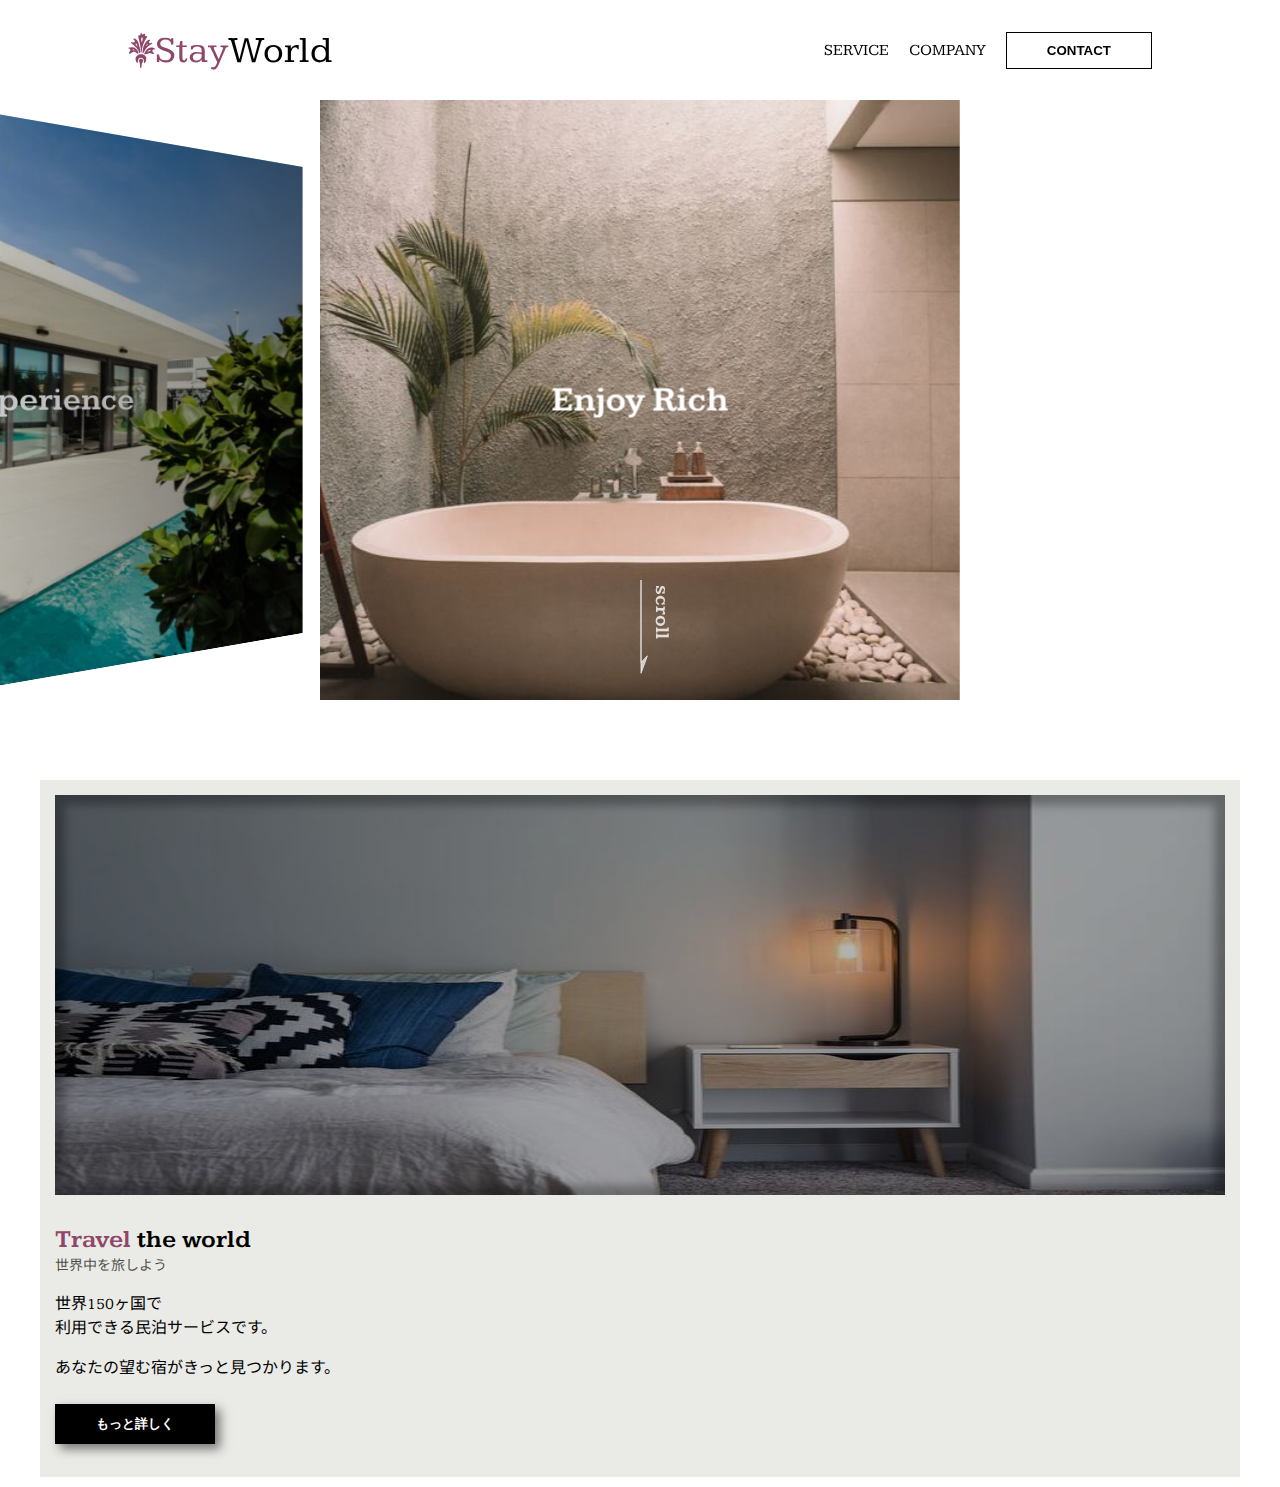
<file: index.html>
<!DOCTYPE html>
<html lang="ja">

<head>
  <meta charset="UTF-8">
  <title>Document</title>
  <meta name="viewport" content="width=device-width, initial-scale=1.0">
  <link href="https://fonts.googleapis.com/css2?family=Kameron:wght@400;700&family=Noto+Sans+JP&display=swap"
    rel="stylesheet">
  <link rel="stylesheet" href="https://unpkg.com/swiper/swiper-bundle.min.css">
  <link rel="stylesheet" href="styles/styles.css">
</head>

<body>
  <div id="global-container">
    <div id="container">

      <!-- ヘッダー -->
      <div class="mobile-menu__cover"></div>
      <!-- <div class="nav-trigger"></div> -->

      <header class="header">
        <div class="header__inner">
          <div class="logo">
            <img src="images/logo.svg" alt="" class="logo__img">
            <span class="logo__stay">Stay</span>
            <span class="logo__world">World</span>
          </div>
          <div class="header__nav">
            <ul class="header__ul">
              <li class="header__li"><a href="#">service</a></li>
              <li class="header__li"><a href="#">company</a></li>
              <li class="header__li">
                <button class="btn float">contact</button>
              </li>
            </ul>
          </div>
          <button class="mobile-menu__btn">
            <span></span>
            <span></span>
            <span></span>
          </button>
        </div>
      </header>

      <div id="content">

        <div class="hero">
          <div class="swiper-container">
            <div class="swiper-wrapper">
              <div class="swiper-slide">
                <div class="hero__title">Enjoy Rich</div>
                <img class="swiper-img" src="images/image-1.jpg" alt="" srcset="">
              </div>
              <div class="swiper-slide">
                <div class="hero__title">Fantastic</div>
                <img class="swiper-img" src="images/image-2.jpg" alt="" srcset="">
              </div>
              <div class="swiper-slide">
                <div class="hero__title">Experience</div>
                <img class="swiper-img" src="images/image-3.jpg" alt="" srcset="">
              </div>
            </div>
          </div>
          <div class="hero__footer">
            <img src="images/arrow.svg" alt="" class="hero__downarrow">
            <span class="hero__scrolltext">scroll</span>
          </div>
        </div>

        <div id="main-content">
          <!-- サイドメニュー -->
          <aside class="side left">

          </aside>

          <main>
            <section class="travel">
              <div class="travel__inner">
                <div class="travel__img cover-slide">
                  <img src="images/image-travel.jpg">
                </div>
                <div class="travel__text">
                  <div class="travel__title">
                    <span class="travel__stay">Travel</span>
                    <span class="travel__world">the world</span>
                  </div>
                  <div class="travel__subtitle">世界中を旅しよう</div>
                  <div class="travel__description">
                    <p>世界150ヶ国で<br>利用できる民泊サービスです。</p>
                    <p>あなたの望む宿がきっと見つかります。</p>
                  </div>
                  <button class="btn filled">もっと詳しく</button>
                </div>
              </div>
            </section>

            <section class="houses">

            </section>

            <section class="popular">

            </section>

          </main>

          <!-- サイドメニュー -->
          <aside class="side right">

          </aside>
        </div>

      </div>

      <!-- フッタ -->
      <footer class="footer">

      </footer>
    </div>

    <!-- モバイルメニュー -->
    <nav class="mobile-menu">
      <div class="logo">
        <img src="images/logo.svg" alt="" class="logo__img">
        <span class="logo__stay">Stay</span>
        <span class="logo__world">World</span>
      </div>
      <ul class="mobile-menu__ul">
        <li class="mobile-menu__li">
          <a class="mobile-menu__link" href="#">
            <span class="main-title">Our Service</span>
            <span class="sub-title">サービスについて</span>
          </a>
        </li>
        <li class="mobile-menu__li">
          <a class="mobile-menu__link" href="#">
            <span class="main-title">About Us</span>
            <span class="sub-title">私たちについて</span>
          </a>
        </li>
        <li class="mobile-menu__li">
          <a class="mobile-menu__link" href="#">
            <span class="main-title">Contact Us</span>
            <span class="sub-title">コンタクト方法</span>
          </a>
        </li>
      </ul>
    </nav>
  </div>
  <script src="https://unpkg.com/swiper/swiper-bundle.min.js"></script>
  <script src="scripts/libs/hero-slider.js"></script>
  <script src="scripts/libs/scroll.js"></script>
  <script src="scripts/main.js"></script>
</body>

</html>
</file>
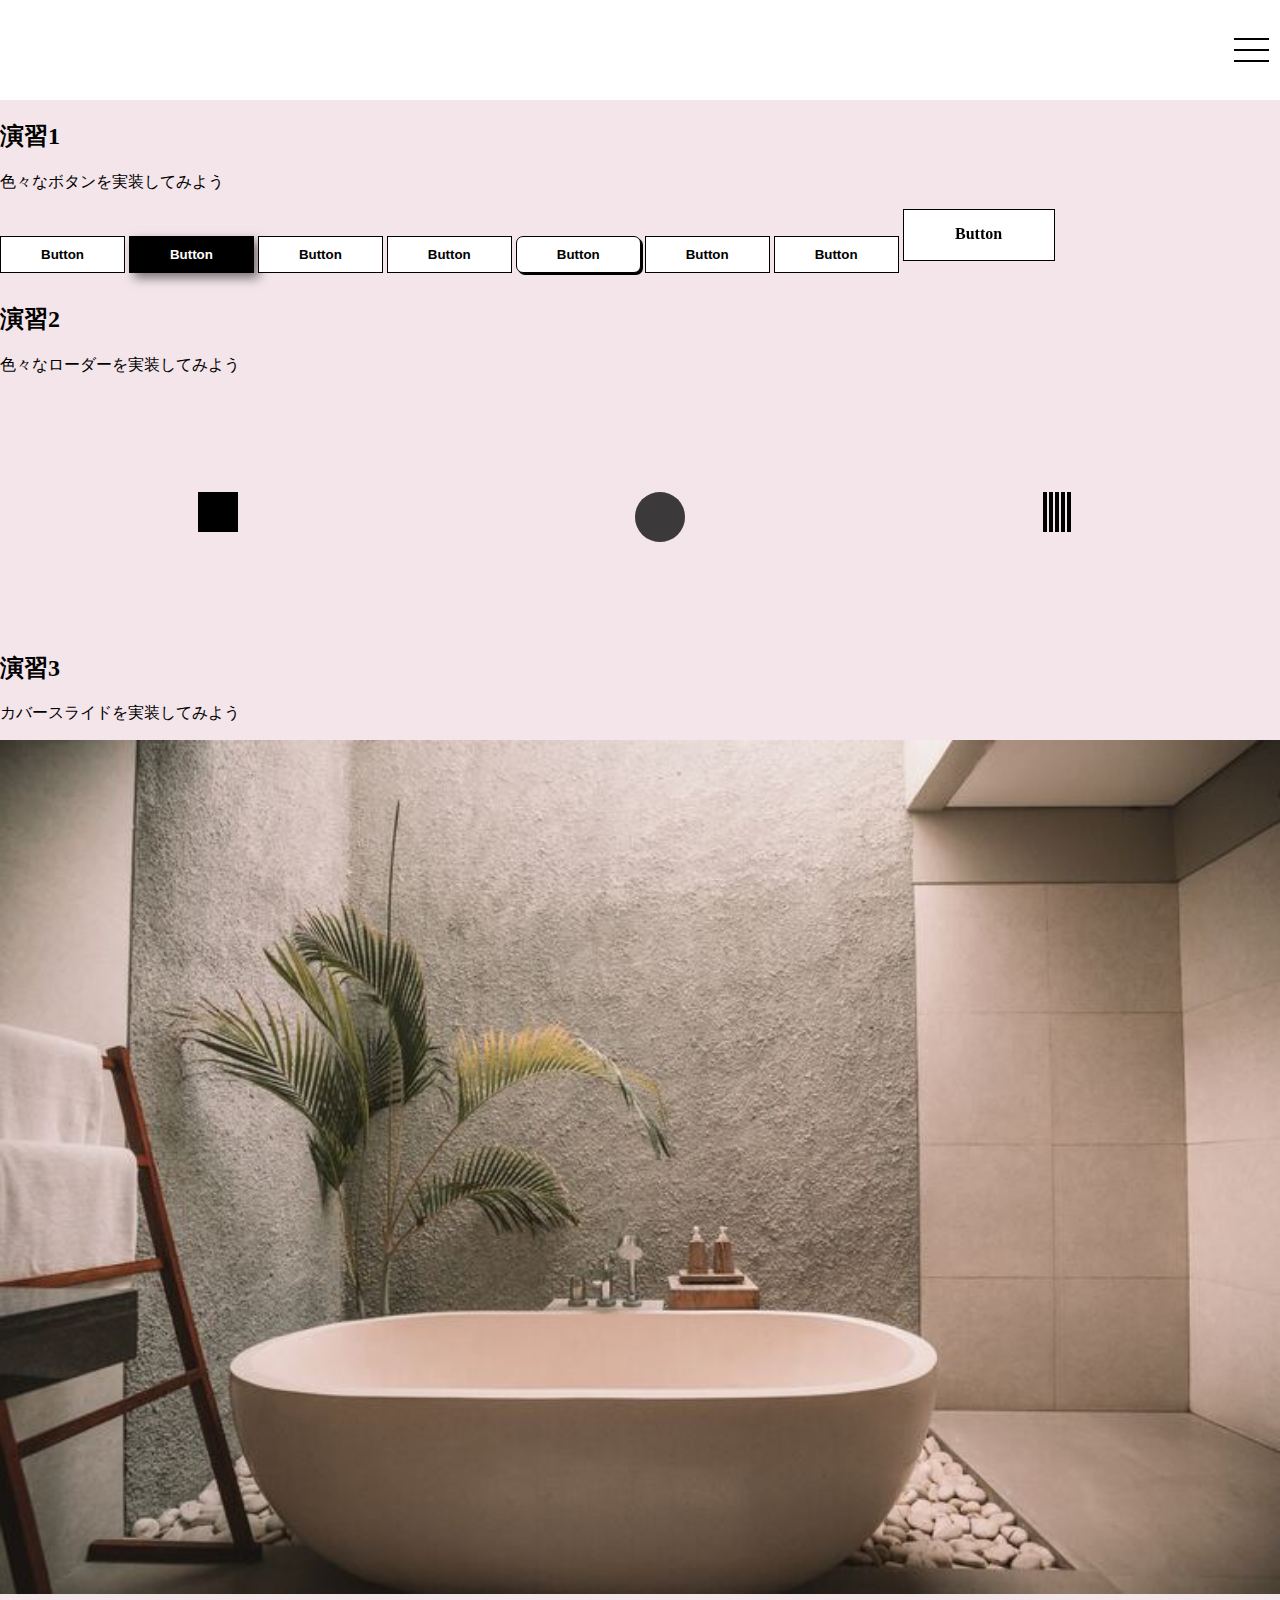
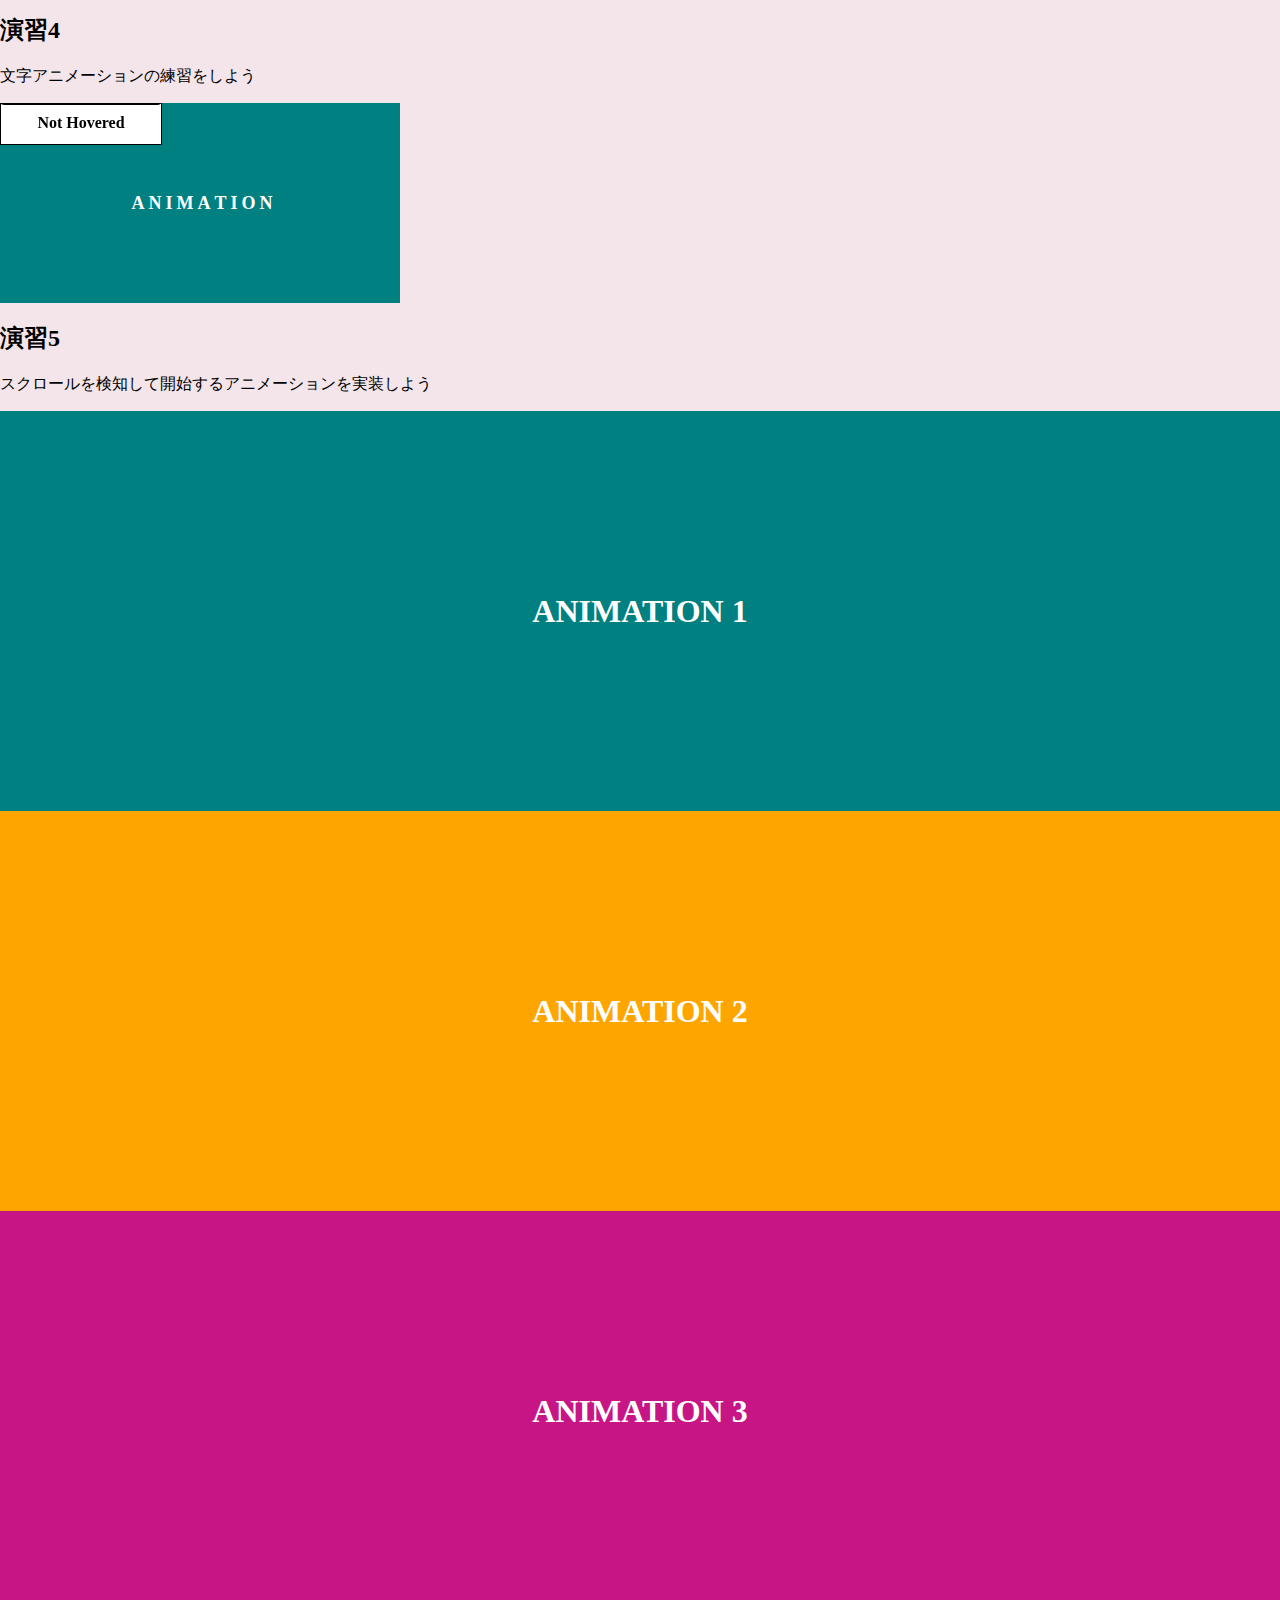
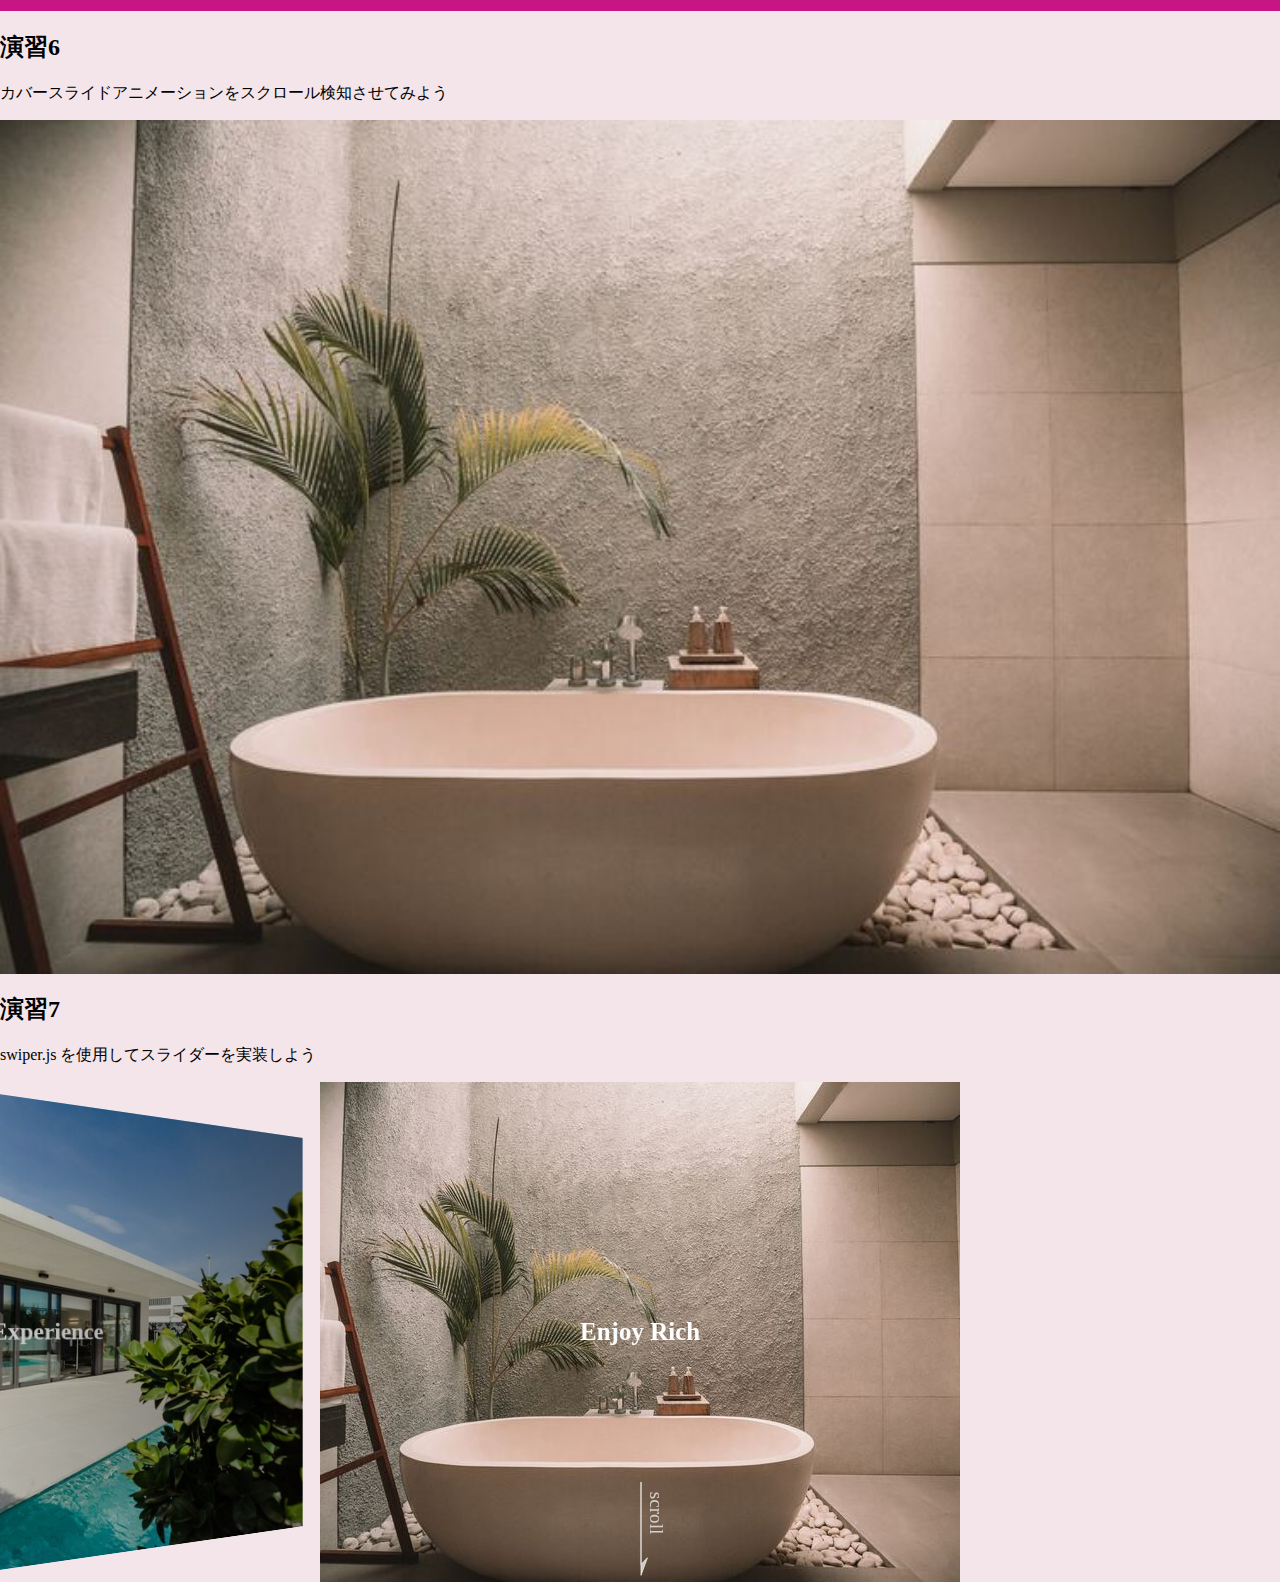
<file: test/index.html>
<!DOCTYPE html>
<html lang="en">

<head>
  <meta charset="UTF-8" />
  <meta name="viewport" content="width=device-width, initial-scale=1.0" />
  <meta http-equiv="X-UA-Compatible" content="ie=edge" />
  <title>Document</title>
  <link rel="stylesheet" href="https://unpkg.com/swiper/swiper-bundle.min.css">
  <link rel="stylesheet" href="style.css" />
</head>

<body>
  <div id="global-container">

    <div id="container">
      <div class="mobile-menu__cover"></div>

      <header class="header">
        <button class="mobile-menu__btn">
          <span></span>
          <span></span>
          <span></span>
        </button>
      </header>

      <h2>演習1</h2>
      <p>色々なボタンを実装してみよう</p>
      <button class="btn float">Button</button>
      <button class="btn filled">Button</button>
      <button class="btn letter-spacing">Button</button>
      <button class="btn shadow">Button</button>
      <button class="btn solid">Button</button>
      <button class="btn rotate">Button</button>
      <button class="btn bg-slide">Button</button>
      <a class="btn cubic-3d">
        <span class="hovering">Now, Hovering</span>
        <span class="default">Button</span>
      </a>

      <h2>演習2</h2>
      <p>色々なローダーを実装してみよう</p>
      <div class="loader">
        <div class="spinner"></div>
        <div class="double-spinner">
          <div></div>
          <div></div>
        </div>
        <div class="rect-spinner">
          <div></div>
          <div></div>
          <div></div>
          <div></div>
          <div></div>
        </div>
      </div>

      <h2>演習3</h2>
      <p>カバースライドを実装してみよう</p>
      <div class="cover-slide hover-darken inview">
        <img class="img-zoom" src="images/image-1.jpg">
      </div>

      <h2>演習4</h2>
      <p>文字アニメーションの練習をしよう</p>
      <div class="animate__container">
        <div class="animate__title inview">
          ANIMATION
        </div>
        <a class="btn-3d">
          <span class="hover">Hovered</span>
          <span class="nothover">Not Hovered</span>
        </a>
      </div>

      <h2>演習5</h2>
      <p>スクロールを検知して開始するアニメーションを実装しよう</p>
      <div class="scroll__container">
        <div class="scroll__element">
          ANIMATION 1
        </div>
        <div class="scroll__element">
          ANIMATION 2
        </div>
        <div class="scroll__element">
          ANIMATION 3
        </div>
      </div>

      <h2>演習6</h2>
      <p>カバースライドアニメーションをスクロール検知させてみよう</p>
      <div class="cover-slide hover-darken">
        <img class="img-zoom" src="images/image-1.jpg">
      </div>

      <h2>演習7</h2>
      <p>swiper.js を使用してスライダーを実装しよう</p>
      <div class="hero">
        <div class="swiper-container">
          <!-- Additional required wrapper -->
          <div class="swiper-wrapper">
            <!-- Slides -->
            <div class="swiper-slide">
              <div class="hero__title">Enjoy Rich</div>
              <img class="swiper-img" src="images/image-1.jpg" alt="" srcset="">
            </div>
            <div class="swiper-slide">
              <div class="hero__title">Fantastic</div>
              <img class="swiper-img" src="images/image-2.jpg" alt="" srcset="">
            </div>
            <div class="swiper-slide">
              <div class="hero__title">Experience</div>
              <img class="swiper-img" src="images/image-3.jpg" alt="" srcset="">
            </div>
          </div>
        </div>
        <div class="hero__footer">
          <img src="images/arrow.svg" alt="" class="hero__downarrow">
          <span class="hero__scrolltext">scroll</span>
        </div>
      </div>
    </div>
    <nav class="mobile-menu">
      <ul class="mobile-menu__main">
        <li class="mobile-menu__item">
          <a class="mobile-menu__link" href="#">
            <span class="main-title">Our Service</span>
            <span class="sub-title">サービスについて</span>
          </a>
        </li>
        <li class="mobile-menu__item">
          <a class="mobile-menu__link" href="#">
            <span class="main-title">About Us</span>
            <span class="sub-title">私たちについて</span>
          </a>
        </li>
        <li class="mobile-menu__item">
          <a class="mobile-menu__link" href="#">
            <span class="main-title">Contact Us</span>
            <span class="sub-title">コンタクト方法</span>
          </a>
        </li>
      </ul>
    </nav>
  </div>
  <script src="https://unpkg.com/swiper/swiper-bundle.min.js"></script>
  <script src="scripts/libs/hero.js"></script>
  <script src="scripts/libs/animation.js"></script>
  <script src="scripts/libs/scroll.js"></script>
  <script src="scripts/libs/button-event.js"></script>
  <script src="scripts/libs/mobile-menu.js"></script>
  <script src="scripts/main.js"></script>
</body>

</html>
</file>
<file: styles/styles.css>
@charset "UTF-8";
.btn {
  position: relative;
  display: inline-block;
  border: 1px solid black;
  font-weight: 600;
  padding: 10px 40px;
  margin: 10px auto;
  cursor: pointer;
  -webkit-transition: all 0.3s ease;
  transition: all 0.3s ease;
  text-decoration: none !important;
}

.btn.float:hover {
  -webkit-box-shadow: 5px 5px 10px rgba(0, 0, 0, 0.5);
          box-shadow: 5px 5px 10px rgba(0, 0, 0, 0.5);
}

.btn.filled {
  -webkit-box-shadow: 5px 5px 10px rgba(0, 0, 0, 0.5);
          box-shadow: 5px 5px 10px rgba(0, 0, 0, 0.5);
}

.fgWhitebgBlack, .btn.float:hover, .btn.filled {
  background-color: black;
  color: white;
}

.fgBlackbgWhite, .btn.float, .btn.filled:hover {
  background-color: white;
  color: black;
}

.mobile-menu {
  position: fixed;
  right: 0;
  top: 60px;
  width: 300px;
  opacity: 0;
  -webkit-transition: opacity .3s;
  transition: opacity .3s;
}

.mobile-menu__btn {
  background-color: transparent;
  cursor: pointer;
  border: none;
  outline: none !important;
}

.mobile-menu__btn > span {
  background-color: black;
  display: block;
  width: 35px;
  height: 2px;
  margin-bottom: 9px;
}

.mobile-menu__btn > span:last-child {
  margin-bottom: 0;
}

.mobile-menu__ul {
  list-style: none;
  -webkit-transform-style: preserve-3d;
          transform-style: preserve-3d;
  -webkit-perspective: 2000px;
          perspective: 2000px;
}

.mobile-menu__li {
  -webkit-transform: translate3d(0, 0, -1000px);
          transform: translate3d(0, 0, -1000px);
  -webkit-transition: all .3s;
  transition: all .3s;
}

.mobile-menu__link {
  text-decoration: none !important;
}

.mobile-menu__cover {
  position: absolute;
  top: 0;
  left: 0;
  width: 100%;
  height: 100%;
  opacity: 0;
  z-index: 10;
  visibility: hidden;
  -webkit-transition: color .3s, opacity .3s;
  transition: color .3s, opacity .3s;
  cursor: pointer;
}

.menu-open #container {
  -webkit-transform: translate(-350px, 60px);
          transform: translate(-350px, 60px);
}

.menu-open .mobile-menu {
  opacity: 1;
}

.menu-open .mobile-menu__li {
  -webkit-transform: none;
          transform: none;
  opacity: 1;
}

.menu-open .mobile-menu__li:nth-child(1) {
  -webkit-transition-delay: 0.07s;
          transition-delay: 0.07s;
}

.menu-open .mobile-menu__li:nth-child(2) {
  -webkit-transition-delay: 0.14s;
          transition-delay: 0.14s;
}

.menu-open .mobile-menu__li:nth-child(3) {
  -webkit-transition-delay: 0.21s;
          transition-delay: 0.21s;
}

.menu-open .mobile-menu__li:nth-child(4) {
  -webkit-transition-delay: 0.28s;
          transition-delay: 0.28s;
}

.menu-open .mobile-menu__li:nth-child(5) {
  -webkit-transition-delay: 0.35s;
          transition-delay: 0.35s;
}

.menu-open .mobile-menu__cover {
  opacity: 1;
  visibility: visible;
  -webkit-box-shadow: 5px 5px 10px 0px rgba(0, 0, 0, 0.3);
          box-shadow: 5px 5px 10px 0px rgba(0, 0, 0, 0.3);
  background-color: rgba(0, 0, 0, 0.1);
}

.hero {
  position: relative;
}

.hero__title {
  position: absolute;
  top: 50%;
  left: 50%;
  -webkit-transform: translate(-50%, -50%);
          transform: translate(-50%, -50%);
  color: white;
  font-size: 35px;
  font-weight: 600;
}

.hero__footer {
  position: absolute;
  left: 50%;
  bottom: 20px;
  z-index: 10;
  width: 50px;
  height: 100px;
  overflow: hidden;
}

.hero__downarrow {
  position: absolute;
  -webkit-animation-name: kf-downarrow;
          animation-name: kf-downarrow;
  -webkit-animation-duration: 2s;
          animation-duration: 2s;
  -webkit-animation-timing-function: linear;
          animation-timing-function: linear;
  -webkit-animation-delay: 0s;
          animation-delay: 0s;
  -webkit-animation-iteration-count: infinite;
          animation-iteration-count: infinite;
  -webkit-animation-direction: normal;
          animation-direction: normal;
  -webkit-animation-fill-mode: forwards;
          animation-fill-mode: forwards;
}

.hero__scrolltext {
  position: absolute;
  top: 20px;
  left: -5px;
  -webkit-transform: rotate(90deg);
          transform: rotate(90deg);
  color: rgba(255, 255, 255, 0.8);
  font-weight: 600;
  font-size: 20px;
}

@-webkit-keyframes kf-downarrow {
  0%,
  100% {
    -webkit-transform: translateY(-20px);
            transform: translateY(-20px);
  }
  50% {
    -webkit-transform: none;
            transform: none;
  }
}

@keyframes kf-downarrow {
  0%,
  100% {
    -webkit-transform: translateY(-20px);
            transform: translateY(-20px);
  }
  50% {
    -webkit-transform: none;
            transform: none;
  }
}

.swiper-img {
  width: 100%;
  height: 600px;
  -o-object-fit: cover;
     object-fit: cover;
}

/******************************************************************

Stylesheet: ベーススタイル

******************************************************************/
body {
  font-family: 'Kameron', 'Noto Sans JP', sans-serif;
  margin: 0;
}

img {
  max-width: 100%;
  vertical-align: bottom;
}

.font-sm, .travel__subtitle {
  font-size: 14px;
}

.font-md {
  font-size: 17px;
}

.font-lr {
  font-size: 17px;
}

.font-lg, .travel__title {
  font-size: 25px;
}

.mb-sm, .travel__subtitle {
  margin-bottom: 16px !important;
}

.mb-lr {
  margin-bottom: 30px !important;
}

.mb-lg, .hero {
  margin-bottom: 80px !important;
}

.pb-sm {
  padding-bottom: 16px !important;
}

.pb-lg {
  padding-bottom: 80px !important;
}

.content-width, .header__inner {
  width: 80%;
  margin: 0 auto;
  max-width: 1070px;
}

#container {
  position: absolute;
  z-index: 10;
  width: 100%;
  height: auto;
  background-color: white;
  -webkit-transition: all .3s;
  transition: all .3s;
}

.header {
  display: -webkit-box;
  display: -ms-flexbox;
  display: flex;
  position: fixed;
  top: 0;
  left: 0;
  width: 100%;
  height: 100px;
  background-color: transparent;
  -webkit-box-align: center;
      -ms-flex-align: center;
          align-items: center;
  z-index: 10;
}

.header__inner {
  display: -webkit-box;
  display: -ms-flexbox;
  display: flex;
  -webkit-box-pack: justify;
      -ms-flex-pack: justify;
          justify-content: space-between;
  -webkit-box-align: center;
      -ms-flex-align: center;
          align-items: center;
}

.header__nav {
  display: none;
}

.header__ul {
  display: -webkit-box;
  display: -ms-flexbox;
  display: flex;
  list-style: none;
  -webkit-box-align: center;
      -ms-flex-align: center;
          align-items: center;
  padding: 0;
  margin: 0;
}

.header__li {
  margin-left: 20px;
}

.header__li > a {
  color: black;
  text-decoration: none !important;
  text-transform: uppercase;
}

.header__li > button {
  text-transform: uppercase;
}

.header .logo {
  -webkit-box-pack: center;
      -ms-flex-pack: center;
          justify-content: center;
  font-size: 38px;
}

#content {
  position: relative;
  margin-top: 100px;
  width: 100%;
  height: auto;
}

.logo {
  font-size: 42px;
  display: -webkit-box;
  display: -ms-flexbox;
  display: flex;
}

.logo__img {
  width: 0.7em;
}

.logo__stay {
  color: #904669;
}

.main-title {
  display: block;
  font-weight: 600;
  margin-bottom: 0;
}

.sub-title {
  display: block;
}

.travel__text {
  margin-top: 30px;
  padding-bottom: 8px;
}

.travel__inner {
  position: relative;
  z-index: 0;
  margin: 10px 40px;
  padding: 15px;
  background-color: #eaebe6;
}

.travel__title {
  font-weight: 600;
}

.travel__subtitle {
  color: rgba(0, 0, 0, 0.7);
}

.travel__stay {
  color: #904669;
}

.cover-slide {
  position: relative;
  overflow: hidden;
  height: 400px;
  -webkit-transition: -webkit-box-shadow 1.3s linear;
  transition: -webkit-box-shadow 1.3s linear;
  transition: box-shadow 1.3s linear;
  transition: box-shadow 1.3s linear, -webkit-box-shadow 1.3s linear;
}

.cover-slide::after {
  content: '';
  position: absolute;
  top: 0;
  left: 0;
  width: 100%;
  height: 100%;
  background-color: rgba(0, 0, 0, 0.3);
}

.cover-slide img {
  position: absolute;
  top: 0;
  left: 0;
  width: 100%;
  height: 100%;
  z-index: -1;
}

.cover-slide.inview {
  -webkit-box-shadow: inset 0 0 10px 10px rgba(0, 0, 0, 0.3);
          box-shadow: inset 0 0 10px 10px rgba(0, 0, 0, 0.3);
}

.cover-slide.inview img {
  -webkit-animation-name: kf-img-show;
          animation-name: kf-img-show;
  -webkit-animation-duration: 1.3s;
          animation-duration: 1.3s;
  -webkit-animation-timing-function: ease;
          animation-timing-function: ease;
  -webkit-animation-delay: 0s;
          animation-delay: 0s;
  -webkit-animation-iteration-count: 1;
          animation-iteration-count: 1;
  -webkit-animation-direction: normal;
          animation-direction: normal;
  -webkit-animation-fill-mode: forwards;
          animation-fill-mode: forwards;
}

.cover-slide.inview::after {
  -webkit-animation-name: kf-cover-slide;
          animation-name: kf-cover-slide;
  -webkit-animation-duration: 1.3s;
          animation-duration: 1.3s;
  -webkit-animation-timing-function: ease;
          animation-timing-function: ease;
  -webkit-animation-delay: 0s;
          animation-delay: 0s;
  -webkit-animation-iteration-count: 1;
          animation-iteration-count: 1;
  -webkit-animation-direction: normal;
          animation-direction: normal;
  -webkit-animation-fill-mode: forwards;
          animation-fill-mode: forwards;
}

@-webkit-keyframes kf-img-show {
  0% {
    opacity: 0;
  }
  50% {
    opacity: 0;
  }
  50.1% {
    -webkit-transform: scale(1.5);
            transform: scale(1.5);
    opacity: 1;
  }
  100% {
    opacity: 1;
  }
}

@keyframes kf-img-show {
  0% {
    opacity: 0;
  }
  50% {
    opacity: 0;
  }
  50.1% {
    -webkit-transform: scale(1.5);
            transform: scale(1.5);
    opacity: 1;
  }
  100% {
    opacity: 1;
  }
}

@-webkit-keyframes kf-cover-slide {
  0% {
    -webkit-transform-origin: left;
            transform-origin: left;
    -webkit-transform: scaleX(0);
            transform: scaleX(0);
  }
  50% {
    -webkit-transform-origin: left;
            transform-origin: left;
    -webkit-transform: scaleX(1);
            transform: scaleX(1);
  }
  50.1% {
    -webkit-transform-origin: right;
            transform-origin: right;
    -webkit-transform: scaleX(1);
            transform: scaleX(1);
  }
  100% {
    -webkit-transform-origin: right;
            transform-origin: right;
    -webkit-transform: scaleX(0);
            transform: scaleX(0);
  }
}

@keyframes kf-cover-slide {
  0% {
    -webkit-transform-origin: left;
            transform-origin: left;
    -webkit-transform: scaleX(0);
            transform: scaleX(0);
  }
  50% {
    -webkit-transform-origin: left;
            transform-origin: left;
    -webkit-transform: scaleX(1);
            transform: scaleX(1);
  }
  50.1% {
    -webkit-transform-origin: right;
            transform-origin: right;
    -webkit-transform: scaleX(1);
            transform: scaleX(1);
  }
  100% {
    -webkit-transform-origin: right;
            transform-origin: right;
    -webkit-transform: scaleX(0);
            transform: scaleX(0);
  }
}

@media (min-width: 960px) {
  .header__nav {
    display: -webkit-box;
    display: -ms-flexbox;
    display: flex;
  }
  .mobile-menu__btn {
    display: none;
  }
}

@media (-webkit-min-device-pixel-ratio: 2), (min-resolution: 192dpi) {
  /******************************************************************

Stylesheet: Retinaディスプレイで適用

******************************************************************/
  /* 

EXAMPLE 
.icon {
	background: url(images/test@2x.png) no-repeat;
	background-size: 24px 24px;
}

*/
}
/*# sourceMappingURL=styles.css.map */
</file>
<file: test/style.css>
.mobile-menu {
  position: fixed;
  right: 0;
  top: 60px;
  width: 300px;
}

.mobile-menu__cover {
  position: absolute;
  top: 0;
  left: 0;
  width: 100%;
  height: 100%;
  background-color: rgba(0, 0, 0, 0.3);
  opacity: 0;
  visibility: hidden;
  -webkit-transition: all 1s;
  transition: all 1s;
  cursor: pointer;
}

.mobile-menu__main {
  list-style: none;
  padding: 0;
  -webkit-perspective: 2000px;
          perspective: 2000px;
  -webkit-transform-style: preserve-3d;
          transform-style: preserve-3d;
}

.mobile-menu__btn {
  cursor: pointer;
  outline: none !important;
  background-color: transparent;
  border: none;
  -webkit-transition: -webkit-transform .7s;
  transition: -webkit-transform .7s;
  transition: transform .7s;
  transition: transform .7s, -webkit-transform .7s;
  margin: 5px;
}

.mobile-menu__btn > span {
  display: block;
  top: 0;
  left: 0;
  width: 35px;
  height: 2px;
  background-color: black;
  margin-bottom: 9px;
  -webkit-transition: all .7s;
  transition: all .7s;
}

.mobile-menu__btn > span:last-child {
  margin-bottom: 0px;
}

.mobile-menu__item {
  -webkit-transform: translate3d(0, 0, -1000px);
          transform: translate3d(0, 0, -1000px);
  opacity: 0;
  padding: 0 40px;
  -webkit-transition: opacity .2s, -webkit-transform .3s;
  transition: opacity .2s, -webkit-transform .3s;
  transition: transform .3s, opacity .2s;
  transition: transform .3s, opacity .2s, -webkit-transform .3s;
}

.mobile-menu__item:nth-child(1) {
  -webkit-transition-delay: 0.1s;
          transition-delay: 0.1s;
}

.mobile-menu__item:nth-child(2) {
  -webkit-transition-delay: 0.2s;
          transition-delay: 0.2s;
}

.mobile-menu__item:nth-child(3) {
  -webkit-transition-delay: 0.3s;
          transition-delay: 0.3s;
}

.mobile-menu__link {
  display: block;
  margin-top: 30px;
  color: black;
  text-decoration: none !important;
}

.menu-open #container {
  -webkit-transform: translate(-300px, 60px);
          transform: translate(-300px, 60px);
  -webkit-box-shadow: 0 8px 40px -10px rgba(0, 0, 0, 0.8);
          box-shadow: 0 8px 40px -10px rgba(0, 0, 0, 0.8);
}

.menu-open .mobile-menu__cover {
  opacity: 1;
  visibility: visible;
}

.menu-open .mobile-menu__btn > span {
  background-color: black;
}

.menu-open .mobile-menu__btn > span:nth-child(1) {
  -webkit-transform: translateY(11px) rotate(135deg);
          transform: translateY(11px) rotate(135deg);
}

.menu-open .mobile-menu__btn > span:nth-child(2) {
  -webkit-transform: scaleX(0);
          transform: scaleX(0);
}

.menu-open .mobile-menu__btn > span:nth-child(3) {
  -webkit-transform: translateY(-11px) rotate(-135deg);
          transform: translateY(-11px) rotate(-135deg);
}

.menu-open .mobile-menu__item {
  opacity: 1;
  -webkit-transform: none;
          transform: none;
}

.bgColorWhite, .btn.float, .btn.filled:hover, .btn.letter-spacing, .btn.shadow, .btn.solid, .btn.rotate, .btn.bg-slide {
  background-color: white;
  color: black;
}

.bgColorBlack, .btn.float:hover, .btn.filled, .btn.letter-spacing:hover, .btn.rotate:hover {
  background-color: black;
  color: white;
}

.btn {
  position: relative;
  margin: 10px auto;
  padding: 10px 40px;
  cursor: pointer;
  font-weight: 600;
  -webkit-transition: all 0.3s;
  transition: all 0.3s;
  text-decoration: none !important;
  border: 1px solid black;
}

.btn.filled {
  -webkit-box-shadow: 5px 5px 10px 0px rgba(0, 0, 0, 0.5);
          box-shadow: 5px 5px 10px 0px rgba(0, 0, 0, 0.5);
}

.btn.filled:hover {
  -webkit-box-shadow: none;
          box-shadow: none;
}

.btn.letter-spacing:hover {
  letter-spacing: 3px;
}

.btn.shadow:hover {
  -webkit-transform: translate(-2.5px, -2.5px);
          transform: translate(-2.5px, -2.5px);
  -webkit-box-shadow: 5px 5px 0 0 black;
          box-shadow: 5px 5px 0 0 black;
}

.btn.solid {
  -webkit-box-shadow: 2px 2px 0 0 black;
          box-shadow: 2px 2px 0 0 black;
  border-radius: 7px;
}

.btn.solid:hover {
  -webkit-box-shadow: none;
          box-shadow: none;
  -webkit-transform: translate(2px, 2px);
          transform: translate(2px, 2px);
}

.btn.rotate:hover {
  -webkit-transform: scale(1.5) rotate(10deg);
          transform: scale(1.5) rotate(10deg);
  -webkit-box-shadow: 5px 5px 10px 0 rgba(0, 0, 0, 0.5);
          box-shadow: 5px 5px 10px 0 rgba(0, 0, 0, 0.5);
}

.btn.bg-slide {
  z-index: 0;
}

.btn.bg-slide::before {
  content: '';
  position: absolute;
  top: 0;
  left: 0;
  width: 100%;
  height: 100%;
  background-color: black;
  -webkit-transform: scaleX(0);
          transform: scaleX(0);
  -webkit-transform-origin: left;
          transform-origin: left;
  -webkit-transition: -webkit-transform 0.3s;
  transition: -webkit-transform 0.3s;
  transition: transform 0.3s;
  transition: transform 0.3s, -webkit-transform 0.3s;
  z-index: -1;
}

.btn.bg-slide:hover {
  color: white;
}

.btn.bg-slide:hover::before {
  content: '';
  -webkit-transform: none;
          transform: none;
}

.btn.cubic-3d {
  display: inline-block;
  border: none;
  padding: 0 0;
  margin: 0 auto;
  width: 150px;
  height: 50px;
  -webkit-transform-style: preserve-3d;
          transform-style: preserve-3d;
  -webkit-perspective: 300px;
          perspective: 300px;
}

.btn.cubic-3d span {
  position: absolute;
  top: 0;
  left: 0;
  border: 1px solid black;
  display: inline-block;
  width: 100%;
  height: 100%;
  line-height: 48px;
  text-align: center;
  -webkit-transition: all 0.3s;
  transition: all 0.3s;
  -webkit-transform-origin: center center -25px;
          transform-origin: center center -25px;
}

.btn.cubic-3d .hovering {
  color: white;
  background-color: black;
  -webkit-transform: rotateX(90deg);
          transform: rotateX(90deg);
  opacity: 0;
}

.btn.cubic-3d .default {
  color: black;
  background-color: white;
  -webkit-transform: rotateX(0);
          transform: rotateX(0);
}

.btn.cubic-3d:hover .hovering {
  -webkit-transform: rotateX(0);
          transform: rotateX(0);
  opacity: 1;
}

.btn.cubic-3d:hover .default {
  -webkit-transform: rotateX(-90deg);
          transform: rotateX(-90deg);
}

.loader {
  display: -webkit-box;
  display: -ms-flexbox;
  display: flex;
}

.loader .spinner {
  width: 40px;
  height: 40px;
  margin: 100px auto;
  background-color: black;
  -webkit-animation-name: spinner;
          animation-name: spinner;
  -webkit-animation-duration: 1s;
          animation-duration: 1s;
  -webkit-animation-timing-function: ease;
          animation-timing-function: ease;
  -webkit-animation-delay: 0s;
          animation-delay: 0s;
  -webkit-animation-iteration-count: infinite;
          animation-iteration-count: infinite;
  -webkit-animation-direction: normal;
          animation-direction: normal;
  -webkit-animation-fill-mode: forwards;
          animation-fill-mode: forwards;
}

.loader .double-spinner {
  position: relative;
  margin: 100px auto;
}

.loader .double-spinner > div {
  position: absolute;
  top: 0;
  left: 0;
  width: 50px;
  height: 50px;
  border-radius: 50%;
  background-color: black;
  opacity: 0.5;
  -webkit-animation-name: double-spinner;
          animation-name: double-spinner;
  -webkit-animation-duration: 2s;
          animation-duration: 2s;
  -webkit-animation-timing-function: ease-in-out;
          animation-timing-function: ease-in-out;
  -webkit-animation-delay: 0s;
          animation-delay: 0s;
  -webkit-animation-iteration-count: infinite;
          animation-iteration-count: infinite;
  -webkit-animation-direction: normal;
          animation-direction: normal;
  -webkit-animation-fill-mode: forwards;
          animation-fill-mode: forwards;
}

.loader .double-spinner > div:nth-child(1) {
  -webkit-animation-delay: 1.0s;
          animation-delay: 1.0s;
}

.loader .rect-spinner {
  margin: 100px auto;
  width: 50px;
  height: 40px;
  text-align: center;
  letter-spacing: -2px;
}

.loader .rect-spinner div {
  display: inline-block;
  width: 4px;
  height: 100%;
  background-color: black;
  -webkit-animation-name: rect-spinner;
          animation-name: rect-spinner;
  -webkit-animation-duration: 2.4s;
          animation-duration: 2.4s;
  -webkit-animation-timing-function: ease-in-out;
          animation-timing-function: ease-in-out;
  -webkit-animation-delay: 0s;
          animation-delay: 0s;
  -webkit-animation-iteration-count: infinite;
          animation-iteration-count: infinite;
  -webkit-animation-direction: normal;
          animation-direction: normal;
  -webkit-animation-fill-mode: forwards;
          animation-fill-mode: forwards;
}

.loader .rect-spinner div:nth-child(1) {
  -webkit-animation-delay: 0.1s;
          animation-delay: 0.1s;
}

.loader .rect-spinner div:nth-child(2) {
  -webkit-animation-delay: 0.2s;
          animation-delay: 0.2s;
}

.loader .rect-spinner div:nth-child(3) {
  -webkit-animation-delay: 0.3s;
          animation-delay: 0.3s;
}

.loader .rect-spinner div:nth-child(4) {
  -webkit-animation-delay: 0.4s;
          animation-delay: 0.4s;
}

.loader .rect-spinner div:nth-child(5) {
  -webkit-animation-delay: 0.5s;
          animation-delay: 0.5s;
}

@-webkit-keyframes spinner {
  0% {
    -webkit-transform: rotateY(0deg);
            transform: rotateY(0deg);
  }
  50% {
    -webkit-transform: rotateY(180deg);
            transform: rotateY(180deg);
  }
  100% {
    -webkit-transform: rotateZ(180deg);
            transform: rotateZ(180deg);
  }
}

@keyframes spinner {
  0% {
    -webkit-transform: rotateY(0deg);
            transform: rotateY(0deg);
  }
  50% {
    -webkit-transform: rotateY(180deg);
            transform: rotateY(180deg);
  }
  100% {
    -webkit-transform: rotateZ(180deg);
            transform: rotateZ(180deg);
  }
}

@-webkit-keyframes double-spinner {
  0%, 100% {
    -webkit-transform: scale(0);
            transform: scale(0);
  }
  50% {
    -webkit-transform: scale(1);
            transform: scale(1);
  }
}

@keyframes double-spinner {
  0%, 100% {
    -webkit-transform: scale(0);
            transform: scale(0);
  }
  50% {
    -webkit-transform: scale(1);
            transform: scale(1);
  }
}

@-webkit-keyframes rect-spinner {
  0%, 40%, 60%, 100% {
    -webkit-transform: scaleY(0.4);
            transform: scaleY(0.4);
  }
  50% {
    -webkit-transform: scaleY(1);
            transform: scaleY(1);
  }
}

@keyframes rect-spinner {
  0%, 40%, 60%, 100% {
    -webkit-transform: scaleY(0.4);
            transform: scaleY(0.4);
  }
  50% {
    -webkit-transform: scaleY(1);
            transform: scaleY(1);
  }
}

img {
  max-width: 100%;
  vertical-align: bottom;
}

.cover-slide {
  position: relative;
  overflow: hidden;
}

.cover-slide::after {
  position: absolute;
  content: '';
  z-index: 2;
  top: 0;
  left: 0;
  width: 100%;
  height: 100%;
  background-color: #eaebe6;
  opacity: 0;
}

.cover-slide.inview::after {
  opacity: 1;
  -webkit-animation-name: kf-cover-slide;
          animation-name: kf-cover-slide;
  -webkit-animation-duration: 1.6s;
          animation-duration: 1.6s;
  -webkit-animation-timing-function: ease-in-out;
          animation-timing-function: ease-in-out;
  -webkit-animation-delay: 0s;
          animation-delay: 0s;
  -webkit-animation-iteration-count: 1;
          animation-iteration-count: 1;
  -webkit-animation-direction: normal;
          animation-direction: normal;
  -webkit-animation-fill-mode: forwards;
          animation-fill-mode: forwards;
}

.img-zoom {
  width: 100%;
  height: 100%;
}

.inview .img-zoom {
  -webkit-transition: -webkit-transform 0.3s ease;
  transition: -webkit-transform 0.3s ease;
  transition: transform 0.3s ease;
  transition: transform 0.3s ease, -webkit-transform 0.3s ease;
  -webkit-animation-name: kf-img-show;
          animation-name: kf-img-show;
  -webkit-animation-duration: 1.6s;
          animation-duration: 1.6s;
  -webkit-animation-timing-function: ease-in-out;
          animation-timing-function: ease-in-out;
  -webkit-animation-delay: 0s;
          animation-delay: 0s;
  -webkit-animation-iteration-count: 1;
          animation-iteration-count: 1;
  -webkit-animation-direction: normal;
          animation-direction: normal;
  -webkit-animation-fill-mode: none;
          animation-fill-mode: none;
}

.inview .img-zoom:hover {
  -webkit-transform: scale(1.3);
          transform: scale(1.3);
}

.hover-darken::before {
  content: '';
  position: absolute;
  top: 0;
  left: 0;
  width: 100%;
  height: 100%;
  z-index: 1;
  pointer-events: none;
  -webkit-transition: background-color 0.3s ease;
  transition: background-color 0.3s ease;
  -webkit-animation-name: kf-img-show;
          animation-name: kf-img-show;
  -webkit-animation-duration: 1.6s;
          animation-duration: 1.6s;
  -webkit-animation-timing-function: ease-in-out;
          animation-timing-function: ease-in-out;
  -webkit-animation-delay: 0s;
          animation-delay: 0s;
  -webkit-animation-iteration-count: 1;
          animation-iteration-count: 1;
  -webkit-animation-direction: normal;
          animation-direction: normal;
  -webkit-animation-fill-mode: none;
          animation-fill-mode: none;
}

.hover-darken:hover::before {
  background-color: rgba(0, 0, 0, 0.4);
}

@-webkit-keyframes kf-cover-slide {
  0% {
    -webkit-transform: scaleX(0);
            transform: scaleX(0);
    -webkit-transform-origin: left;
            transform-origin: left;
  }
  50% {
    -webkit-transform: scaleX(1);
            transform: scaleX(1);
    -webkit-transform-origin: left;
            transform-origin: left;
  }
  50.1% {
    -webkit-transform: scaleX(1);
            transform: scaleX(1);
    -webkit-transform-origin: right;
            transform-origin: right;
  }
  100% {
    -webkit-transform: scaleX(0);
            transform: scaleX(0);
    -webkit-transform-origin: right;
            transform-origin: right;
  }
}

@keyframes kf-cover-slide {
  0% {
    -webkit-transform: scaleX(0);
            transform: scaleX(0);
    -webkit-transform-origin: left;
            transform-origin: left;
  }
  50% {
    -webkit-transform: scaleX(1);
            transform: scaleX(1);
    -webkit-transform-origin: left;
            transform-origin: left;
  }
  50.1% {
    -webkit-transform: scaleX(1);
            transform: scaleX(1);
    -webkit-transform-origin: right;
            transform-origin: right;
  }
  100% {
    -webkit-transform: scaleX(0);
            transform: scaleX(0);
    -webkit-transform-origin: right;
            transform-origin: right;
  }
}

@-webkit-keyframes kf-img-show {
  0% {
    opacity: 0;
  }
  50% {
    opacity: 0;
  }
  50.1% {
    opacity: 1;
    -webkit-transform: scale(1.5);
            transform: scale(1.5);
  }
  100% {
    opacity: 1;
  }
}

@keyframes kf-img-show {
  0% {
    opacity: 0;
  }
  50% {
    opacity: 0;
  }
  50.1% {
    opacity: 1;
    -webkit-transform: scale(1.5);
            transform: scale(1.5);
  }
  100% {
    opacity: 1;
  }
}

.animate__container {
  position: relative;
  width: 400px;
  height: 200px;
  background-color: teal;
}

.animate__title {
  position: absolute;
  top: 50%;
  left: 50%;
  -webkit-transform: translate(-50%, -50%);
          transform: translate(-50%, -50%);
  font-size: large;
  font-weight: 600;
  color: white;
}

.animate__title .char {
  margin-left: 4px;
}

.char-animation, .animate__title.inview .char, .scroll__element.inview .char {
  display: inline-block;
  -webkit-animation-name: kf-text-animation;
          animation-name: kf-text-animation;
  -webkit-animation-duration: 0.3s;
          animation-duration: 0.3s;
  -webkit-animation-timing-function: ease-in-out;
          animation-timing-function: ease-in-out;
  -webkit-animation-delay: 0s;
          animation-delay: 0s;
  -webkit-animation-iteration-count: 1;
          animation-iteration-count: 1;
  -webkit-animation-direction: normal;
          animation-direction: normal;
  -webkit-animation-fill-mode: forwards;
          animation-fill-mode: forwards;
}

.char-animation:nth-child(1), .animate__title.inview .char:nth-child(1), .scroll__element.inview .char:nth-child(1) {
  -webkit-animation-delay: 0.03s;
          animation-delay: 0.03s;
}

.char-animation:nth-child(2), .animate__title.inview .char:nth-child(2), .scroll__element.inview .char:nth-child(2) {
  -webkit-animation-delay: 0.06s;
          animation-delay: 0.06s;
}

.char-animation:nth-child(3), .animate__title.inview .char:nth-child(3), .scroll__element.inview .char:nth-child(3) {
  -webkit-animation-delay: 0.09s;
          animation-delay: 0.09s;
}

.char-animation:nth-child(4), .animate__title.inview .char:nth-child(4), .scroll__element.inview .char:nth-child(4) {
  -webkit-animation-delay: 0.12s;
          animation-delay: 0.12s;
}

.char-animation:nth-child(5), .animate__title.inview .char:nth-child(5), .scroll__element.inview .char:nth-child(5) {
  -webkit-animation-delay: 0.15s;
          animation-delay: 0.15s;
}

.char-animation:nth-child(6), .animate__title.inview .char:nth-child(6), .scroll__element.inview .char:nth-child(6) {
  -webkit-animation-delay: 0.18s;
          animation-delay: 0.18s;
}

.char-animation:nth-child(7), .animate__title.inview .char:nth-child(7), .scroll__element.inview .char:nth-child(7) {
  -webkit-animation-delay: 0.21s;
          animation-delay: 0.21s;
}

.char-animation:nth-child(8), .animate__title.inview .char:nth-child(8), .scroll__element.inview .char:nth-child(8) {
  -webkit-animation-delay: 0.24s;
          animation-delay: 0.24s;
}

.char-animation:nth-child(9), .animate__title.inview .char:nth-child(9), .scroll__element.inview .char:nth-child(9) {
  -webkit-animation-delay: 0.27s;
          animation-delay: 0.27s;
}

.char-animation:nth-child(10), .animate__title.inview .char:nth-child(10), .scroll__element.inview .char:nth-child(10) {
  -webkit-animation-delay: 0.3s;
          animation-delay: 0.3s;
}

.char-animation:nth-child(11), .animate__title.inview .char:nth-child(11), .scroll__element.inview .char:nth-child(11) {
  -webkit-animation-delay: 0.33s;
          animation-delay: 0.33s;
}

.char-animation:nth-child(12), .animate__title.inview .char:nth-child(12), .scroll__element.inview .char:nth-child(12) {
  -webkit-animation-delay: 0.36s;
          animation-delay: 0.36s;
}

.char-animation:nth-child(13), .animate__title.inview .char:nth-child(13), .scroll__element.inview .char:nth-child(13) {
  -webkit-animation-delay: 0.39s;
          animation-delay: 0.39s;
}

.char-animation:nth-child(14), .animate__title.inview .char:nth-child(14), .scroll__element.inview .char:nth-child(14) {
  -webkit-animation-delay: 0.42s;
          animation-delay: 0.42s;
}

.char-animation:nth-child(15), .animate__title.inview .char:nth-child(15), .scroll__element.inview .char:nth-child(15) {
  -webkit-animation-delay: 0.45s;
          animation-delay: 0.45s;
}

@-webkit-keyframes kf-text-animation {
  0% {
    opacity: 0;
    -webkit-transform: translateY(-50%);
            transform: translateY(-50%);
  }
  100% {
    opacity: 1;
    -webkit-transform: translateY(0);
            transform: translateY(0);
  }
}

@keyframes kf-text-animation {
  0% {
    opacity: 0;
    -webkit-transform: translateY(-50%);
            transform: translateY(-50%);
  }
  100% {
    opacity: 1;
    -webkit-transform: translateY(0);
            transform: translateY(0);
  }
}

.btn-3d {
  position: absolute;
  top: 0;
  left: 0;
  width: 160px;
  height: 40px;
  border: none;
  cursor: pointer;
  outline: none;
  -webkit-transform-style: preserve-3d;
          transform-style: preserve-3d;
  -webkit-perspective: 300px;
          perspective: 300px;
}

.btn-3d span {
  position: absolute;
  top: 0;
  left: 0;
  width: 100%;
  height: 100%;
  display: inline-block;
  text-align: center;
  line-height: 38px;
  font-weight: 600;
  -webkit-transform-origin: center center -20px;
          transform-origin: center center -20px;
  -webkit-transition: -webkit-transform 0.3s ease;
  transition: -webkit-transform 0.3s ease;
  transition: transform 0.3s ease;
  transition: transform 0.3s ease, -webkit-transform 0.3s ease;
  border: solid 1px black;
}

.btn-3d .hover {
  background-color: black;
  color: white;
  -webkit-transform: rotateX(90deg);
          transform: rotateX(90deg);
}

.btn-3d .nothover {
  background-color: white;
  color: black;
  -webkit-transform: rotateX(0);
          transform: rotateX(0);
}

.btn-3d:hover .hover {
  -webkit-transform: rotateX(0);
          transform: rotateX(0);
}

.btn-3d:hover .nothover {
  -webkit-transform: rotateX(-90deg);
          transform: rotateX(-90deg);
}

.scroll__element {
  position: relative;
  width: 100%;
  height: 400px;
  display: -webkit-box;
  display: -ms-flexbox;
  display: flex;
  -webkit-box-pack: center;
      -ms-flex-pack: center;
          justify-content: center;
  -webkit-box-align: center;
      -ms-flex-align: center;
          align-items: center;
  font-weight: 600;
  color: white;
  font-size: 2em;
}

.scroll__element:nth-child(1) {
  background-color: teal;
}

.scroll__element:nth-child(2) {
  background-color: orange;
}

.scroll__element:nth-child(3) {
  background-color: mediumvioletred;
}

.swiper-container {
  width: 100%;
  height: 500px;
}

.swiper-slide {
  display: -webkit-box;
  display: -ms-flexbox;
  display: flex;
  -webkit-box-pack: center;
      -ms-flex-pack: center;
          justify-content: center;
}

.swiper-img {
  -o-object-fit: cover;
     object-fit: cover;
  width: 100%;
  height: 500px;
}

.hero {
  position: relative;
}

.hero__title {
  position: absolute;
  top: 50%;
  left: 50%;
  -webkit-transform: translate(-50%, -50%);
          transform: translate(-50%, -50%);
  font-weight: 600;
  font-size: 25px;
  color: white;
}

.hero__footer {
  position: absolute;
  bottom: 0;
  left: 50%;
  z-index: 2;
  overflow: hidden;
  width: 30px;
  height: 100px;
}

.hero__scrolltext {
  position: absolute;
  top: 20px;
  left: -5px;
  font-size: 1.2em;
  color: rgba(255, 255, 255, 0.7);
  -webkit-transform: rotate(90deg);
          transform: rotate(90deg);
}

.hero__downarrow {
  position: absolute;
  top: 0;
  left: 0;
  -webkit-animation-name: kf-downarrow;
          animation-name: kf-downarrow;
  -webkit-animation-duration: 1.5s;
          animation-duration: 1.5s;
  -webkit-animation-timing-function: linear;
          animation-timing-function: linear;
  -webkit-animation-delay: 0s;
          animation-delay: 0s;
  -webkit-animation-iteration-count: infinite;
          animation-iteration-count: infinite;
  -webkit-animation-direction: normal;
          animation-direction: normal;
  -webkit-animation-fill-mode: forwards;
          animation-fill-mode: forwards;
}

@-webkit-keyframes kf-downarrow {
  0%,
  100% {
    -webkit-transform: none;
            transform: none;
  }
  50% {
    -webkit-transform: translateY(-20px);
            transform: translateY(-20px);
  }
}

@keyframes kf-downarrow {
  0%,
  100% {
    -webkit-transform: none;
            transform: none;
  }
  50% {
    -webkit-transform: translateY(-20px);
            transform: translateY(-20px);
  }
}

body {
  -webkit-transition: all .7s;
  transition: all .7s;
  margin: 0;
}

.header {
  background-color: white;
  height: 100px;
  display: -webkit-box;
  display: -ms-flexbox;
  display: flex;
  -webkit-box-pack: end;
      -ms-flex-pack: end;
          justify-content: flex-end;
  -webkit-box-align: center;
      -ms-flex-align: center;
          align-items: center;
}

#container {
  position: relative;
  height: auto;
  z-index: 2;
  background-color: #f3e5ea;
  -webkit-transition: all .5s ease-in-out;
  transition: all .5s ease-in-out;
}

.main-title {
  font-weight: 600;
  font-size: 25px;
}

.sub-title {
  display: block;
  font-size: 14px;
  color: #535353;
}
/*# sourceMappingURL=style.css.map */
</file>
